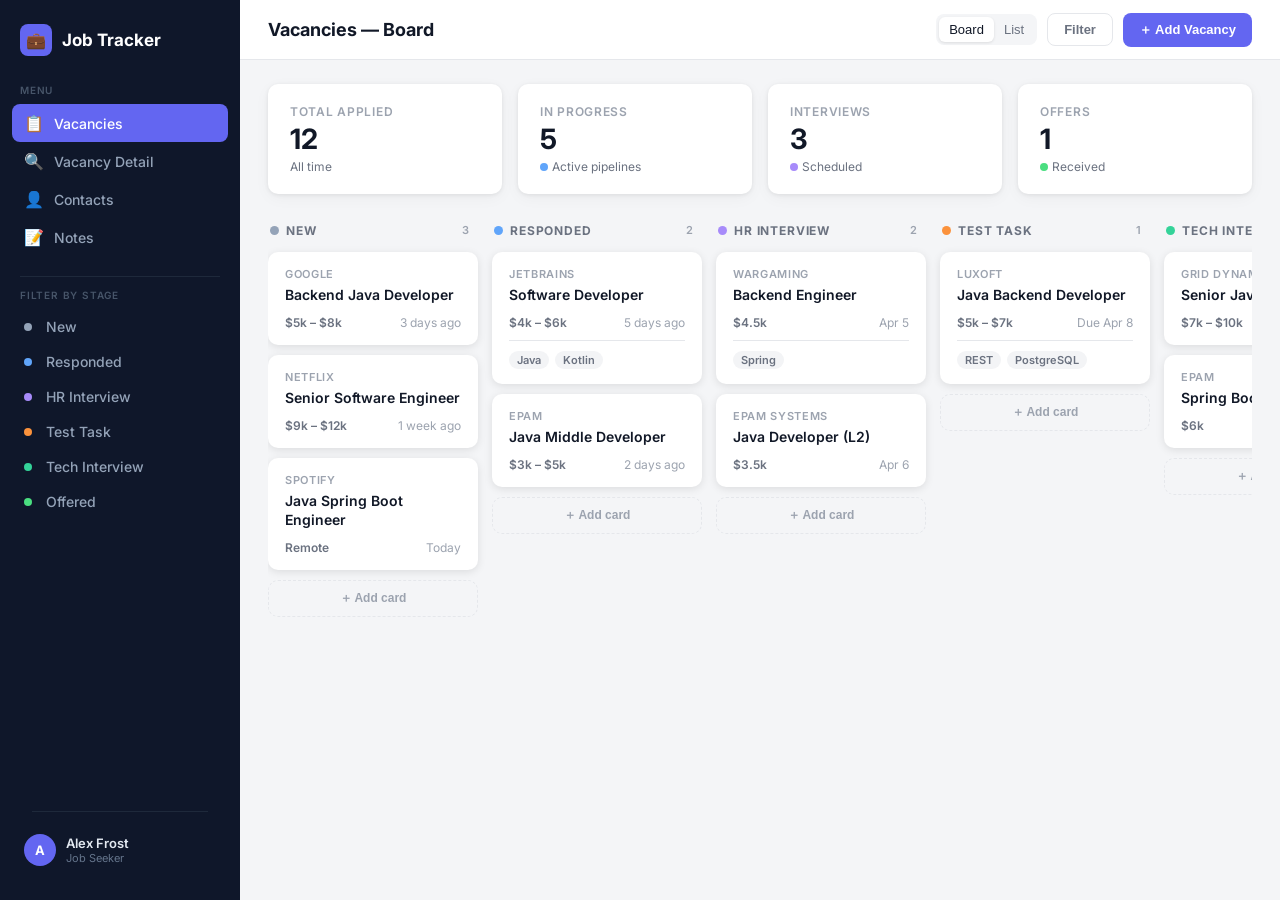
<file: JobTracker/src/main/resources/static/preview.html>
<!DOCTYPE html>
<html lang="en">
<head>
  <meta charset="UTF-8">
  <meta name="viewport" content="width=device-width, initial-scale=1.0">
  <title>Job Tracker — Preview</title>
  <link rel="preconnect" href="https://fonts.googleapis.com">
  <link href="https://fonts.googleapis.com/css2?family=Inter:wght@400;500;600;700&display=swap" rel="stylesheet">
  <style>
    *, *::before, *::after { box-sizing: border-box; margin: 0; padding: 0; }
    :root {
      --bg: #f4f5f7; --surface: #ffffff; --sidebar-bg: #0f172a;
      --sidebar-hover: #1e293b; --sidebar-active: #6366f1;
      --text-primary: #111827; --text-secondary: #6b7280; --text-muted: #9ca3af;
      --border: #e5e7eb; --accent: #6366f1; --accent-hover: #4f46e5;
      --radius: 10px;
      --shadow: 0 1px 4px rgba(0,0,0,.08), 0 4px 16px rgba(0,0,0,.04);
      --shadow-card: 0 2px 8px rgba(0,0,0,.10);
    }
    body { font-family: 'Inter', 'Segoe UI', system-ui, sans-serif; background: var(--bg); color: var(--text-primary); height: 100vh; display: flex; overflow: hidden; }
    /* SIDEBAR */
    .sidebar { width: 240px; min-width: 240px; background: var(--sidebar-bg); display: flex; flex-direction: column; padding: 24px 0; height: 100vh; overflow-y: auto; }
    .sidebar-logo { display: flex; align-items: center; gap: 10px; padding: 0 20px 28px; color: #fff; font-size: 17px; font-weight: 700; }
    .logo-icon { width: 32px; height: 32px; background: var(--accent); border-radius: 8px; display: flex; align-items: center; justify-content: center; font-size: 16px; }
    .sidebar-section { padding: 0 12px; margin-bottom: 8px; }
    .sidebar-label { font-size: 10px; font-weight: 600; letter-spacing: .08em; text-transform: uppercase; color: #475569; padding: 0 8px 8px; }
    .sidebar-link { display: flex; align-items: center; gap: 10px; padding: 9px 12px; border-radius: 8px; color: #94a3b8; font-size: 14px; font-weight: 500; text-decoration: none; transition: background .15s, color .15s; cursor: pointer; }
    .sidebar-link:hover { background: var(--sidebar-hover); color: #e2e8f0; }
    .sidebar-link.active { background: var(--sidebar-active); color: #fff; }
    .icon { font-size: 16px; width: 20px; text-align: center; }
    .sidebar-divider { height: 1px; background: #1e293b; margin: 12px 20px; }
    .sidebar-footer { margin-top: auto; padding: 0 12px; }
    .user-pill { display: flex; align-items: center; gap: 10px; padding: 10px 12px; border-radius: 8px; cursor: pointer; transition: background .15s; }
    .user-pill:hover { background: var(--sidebar-hover); }
    .user-avatar { width: 32px; height: 32px; border-radius: 50%; background: var(--accent); display: flex; align-items: center; justify-content: center; font-size: 13px; font-weight: 700; color: #fff; }
    .user-name { font-size: 13px; font-weight: 600; color: #e2e8f0; }
    .user-role { font-size: 11px; color: #64748b; }
    .stat-dot { width: 8px; height: 8px; border-radius: 50%; display: inline-block; margin-right: 4px; }
    /* MAIN */
    .main { flex: 1; display: flex; flex-direction: column; overflow: hidden; }
    .topbar { background: var(--surface); border-bottom: 1px solid var(--border); padding: 0 28px; height: 60px; display: flex; align-items: center; justify-content: space-between; flex-shrink: 0; }
    .topbar-title { font-size: 18px; font-weight: 700; }
    .topbar-actions { display: flex; align-items: center; gap: 10px; }
    .btn { display: inline-flex; align-items: center; gap: 6px; padding: 8px 16px; border-radius: 8px; font-size: 13px; font-weight: 600; cursor: pointer; border: none; transition: background .15s; }
    .btn-primary { background: var(--accent); color: #fff; }
    .btn-ghost { background: transparent; color: var(--text-secondary); border: 1px solid var(--border); }
    .view-toggle { display: flex; background: var(--bg); border-radius: 8px; padding: 3px; }
    .view-btn { padding: 5px 10px; border-radius: 6px; border: none; background: transparent; font-size: 13px; cursor: pointer; color: var(--text-secondary); font-weight: 500; }
    .view-btn.active { background: var(--surface); color: var(--text-primary); box-shadow: 0 1px 3px rgba(0,0,0,.1); }
    .content { flex: 1; overflow: auto; padding: 24px 28px; }
    /* STATS */
    .stats-row { display: grid; grid-template-columns: repeat(4,1fr); gap: 16px; margin-bottom: 28px; }
    .stat-card { background: var(--surface); border-radius: var(--radius); padding: 20px 22px; box-shadow: var(--shadow); }
    .stat-label { font-size: 12px; font-weight: 600; color: var(--text-muted); text-transform: uppercase; letter-spacing: .06em; margin-bottom: 6px; }
    .stat-value { font-size: 28px; font-weight: 700; line-height: 1; margin-bottom: 6px; }
    .stat-sub { font-size: 12px; color: var(--text-secondary); }
    /* BOARD */
    .board { display: flex; gap: 14px; overflow-x: auto; padding-bottom: 12px; }
    .board::-webkit-scrollbar { height: 6px; }
    .board::-webkit-scrollbar-thumb { background: var(--border); border-radius: 99px; }
    .column { flex: 0 0 210px; display: flex; flex-direction: column; gap: 10px; }
    .column-header { display: flex; align-items: center; justify-content: space-between; padding: 0 2px 4px; }
    .column-title { display: flex; align-items: center; gap: 7px; font-size: 12px; font-weight: 700; text-transform: uppercase; letter-spacing: .07em; color: var(--text-secondary); }
    .stage-dot { width: 9px; height: 9px; border-radius: 50%; flex-shrink: 0; }
    .column-count { font-size: 11px; font-weight: 600; background: var(--bg); color: var(--text-muted); border-radius: 99px; padding: 1px 7px; }
    .vacancy-card { background: var(--surface); border-radius: var(--radius); padding: 14px 16px; box-shadow: var(--shadow-card); cursor: pointer; transition: transform .15s, box-shadow .15s; border: 1px solid transparent; }
    .vacancy-card:hover { transform: translateY(-2px); box-shadow: 0 6px 20px rgba(0,0,0,.12); border-color: var(--accent); }
    .card-company { font-size: 11px; font-weight: 600; color: var(--text-muted); text-transform: uppercase; letter-spacing: .06em; margin-bottom: 5px; }
    .card-title { font-size: 14px; font-weight: 600; color: var(--text-primary); line-height: 1.35; margin-bottom: 10px; }
    .card-meta { display: flex; align-items: center; justify-content: space-between; font-size: 12px; color: var(--text-muted); }
    .card-salary { font-weight: 600; color: var(--text-secondary); }
    .card-footer { margin-top: 10px; padding-top: 10px; border-top: 1px solid var(--border); display: flex; align-items: center; gap: 6px; }
    .tag { font-size: 11px; font-weight: 600; padding: 2px 8px; border-radius: 99px; background: #f3f4f6; color: var(--text-secondary); }
    .card-add { display: flex; align-items: center; justify-content: center; gap: 6px; padding: 9px; border-radius: var(--radius); border: 1.5px dashed var(--border); font-size: 12px; font-weight: 600; color: var(--text-muted); cursor: pointer; transition: background .15s, color .15s, border-color .15s; background: transparent; width: 100%; }
    .card-add:hover { background: var(--surface); color: var(--accent); border-color: var(--accent); }
    /* Page tabs */
    .page-tabs { display: flex; gap: 4px; margin-bottom: 20px; }
    .page-tab { padding: 8px 18px; border-radius: 8px; font-size: 13px; font-weight: 600; cursor: pointer; border: none; background: transparent; color: var(--text-secondary); transition: background .15s, color .15s; }
    .page-tab.active { background: var(--accent); color: #fff; }
    .page-tab:hover:not(.active) { background: var(--border); }
    /* PAGE SECTIONS */
    .page { display: none; }
    .page.active { display: block; }
    /* DETAIL */
    .detail-layout { display: grid; grid-template-columns: 1fr 300px; gap: 24px; }
    .card-block { background: var(--surface); border-radius: var(--radius); padding: 22px; box-shadow: var(--shadow); margin-bottom: 16px; }
    .block-title { font-size: 12px; font-weight: 700; text-transform: uppercase; letter-spacing: .07em; color: var(--text-muted); margin-bottom: 14px; }
    .stage-badge { display: inline-flex; align-items: center; gap: 6px; font-size: 12px; font-weight: 700; padding: 4px 12px; border-radius: 99px; color: #fff; text-transform: uppercase; letter-spacing: .05em; }
    .stage-pipeline { display: flex; align-items: center; gap: 0; margin-top: 8px; }
    .pipe-step { display: flex; align-items: center; }
    .pipe-dot { width: 28px; height: 28px; border-radius: 50%; display: flex; align-items: center; justify-content: center; font-size: 10px; font-weight: 700; color: #fff; flex-shrink: 0; }
    .pipe-dot.active { box-shadow: 0 0 0 3px rgba(99,102,241,.3); }
    .pipe-dot.future { opacity: .3; }
    .pipe-line { width: 16px; height: 2px; background: var(--border); }
    .pipe-line.done { background: var(--accent); }
    .timeline-item { display: flex; gap: 14px; padding: 10px 0; border-bottom: 1px solid var(--border); }
    .timeline-item:last-child { border-bottom: none; }
    .tl-dot { width: 10px; height: 10px; border-radius: 50%; margin-top: 4px; flex-shrink: 0; }
    .tl-text { font-size: 13px; font-weight: 500; }
    .tl-time { font-size: 11px; color: var(--text-muted); margin-top: 2px; }
    .info-row { display: flex; justify-content: space-between; padding: 10px 0; border-bottom: 1px solid var(--border); font-size: 13px; }
    .info-row:last-child { border-bottom: none; }
    .info-key { color: var(--text-muted); font-weight: 500; }
    .info-value { color: var(--text-primary); font-weight: 600; }
    .note-area { width: 100%; min-height: 90px; border: 1px solid var(--border); border-radius: 8px; padding: 10px 12px; font-size: 13px; font-family: inherit; color: var(--text-primary); resize: vertical; background: var(--bg); }
    .note-area:focus { outline: none; border-color: var(--accent); background: var(--surface); }
    /* COLORS */
    .s-new      { background: #94a3b8; }
    .s-responded{ background: #60a5fa; }
    .s-hr       { background: #a78bfa; }
    .s-test     { background: #fb923c; }
    .s-tech     { background: #34d399; }
    .s-other    { background: #f472b6; }
    .s-offered  { background: #4ade80; }
    .content::-webkit-scrollbar { width: 6px; }
    .content::-webkit-scrollbar-thumb { background: var(--border); border-radius: 99px; }
  </style>
</head>
<body>

<!-- SIDEBAR -->
<aside class="sidebar">
  <div class="sidebar-logo">
    <div class="logo-icon">💼</div>
    Job Tracker
  </div>
  <div class="sidebar-section">
    <div class="sidebar-label">Menu</div>
    <a class="sidebar-link active" onclick="showPage('board')"><span class="icon">📋</span> Vacancies</a>
    <a class="sidebar-link" onclick="showPage('detail')"><span class="icon">🔍</span> Vacancy Detail</a>
    <a class="sidebar-link"><span class="icon">👤</span> Contacts</a>
    <a class="sidebar-link"><span class="icon">📝</span> Notes</a>
  </div>
  <div class="sidebar-divider"></div>
  <div class="sidebar-section">
    <div class="sidebar-label">Filter by stage</div>
    <a class="sidebar-link"><span class="stat-dot" style="background:#94a3b8"></span> New</a>
    <a class="sidebar-link"><span class="stat-dot" style="background:#60a5fa"></span> Responded</a>
    <a class="sidebar-link"><span class="stat-dot" style="background:#a78bfa"></span> HR Interview</a>
    <a class="sidebar-link"><span class="stat-dot" style="background:#fb923c"></span> Test Task</a>
    <a class="sidebar-link"><span class="stat-dot" style="background:#34d399"></span> Tech Interview</a>
    <a class="sidebar-link"><span class="stat-dot" style="background:#4ade80"></span> Offered</a>
  </div>
  <div class="sidebar-footer">
    <div class="sidebar-divider"></div>
    <div class="user-pill">
      <div class="user-avatar">A</div>
      <div>
        <div class="user-name">Alex Frost</div>
        <div class="user-role">Job Seeker</div>
      </div>
    </div>
  </div>
</aside>

<div class="main">
  <div class="topbar">
    <div id="topbar-title" class="topbar-title">Vacancies — Board</div>
    <div class="topbar-actions">
      <div class="view-toggle">
        <button class="view-btn active">Board</button>
        <button class="view-btn">List</button>
      </div>
      <button class="btn btn-ghost">Filter</button>
      <button class="btn btn-primary">＋ Add Vacancy</button>
    </div>
  </div>

  <div class="content">

    <!-- PAGE: BOARD -->
    <div class="page active" id="page-board">
      <div class="stats-row">
        <div class="stat-card">
          <div class="stat-label">Total Applied</div>
          <div class="stat-value">12</div>
          <div class="stat-sub">All time</div>
        </div>
        <div class="stat-card">
          <div class="stat-label">In Progress</div>
          <div class="stat-value">5</div>
          <div class="stat-sub"><span class="stat-dot" style="background:#60a5fa"></span>Active pipelines</div>
        </div>
        <div class="stat-card">
          <div class="stat-label">Interviews</div>
          <div class="stat-value">3</div>
          <div class="stat-sub"><span class="stat-dot" style="background:#a78bfa"></span>Scheduled</div>
        </div>
        <div class="stat-card">
          <div class="stat-label">Offers</div>
          <div class="stat-value">1</div>
          <div class="stat-sub"><span class="stat-dot" style="background:#4ade80"></span>Received</div>
        </div>
      </div>

      <div class="board">
        <!-- NEW -->
        <div class="column">
          <div class="column-header">
            <div class="column-title"><span class="stage-dot s-new"></span>New</div>
            <span class="column-count">3</span>
          </div>
          <div class="vacancy-card" onclick="showPage('detail')">
            <div class="card-company">Google</div>
            <div class="card-title">Backend Java Developer</div>
            <div class="card-meta"><span class="card-salary">$5k – $8k</span><span>3 days ago</span></div>
          </div>
          <div class="vacancy-card">
            <div class="card-company">Netflix</div>
            <div class="card-title">Senior Software Engineer</div>
            <div class="card-meta"><span class="card-salary">$9k – $12k</span><span>1 week ago</span></div>
          </div>
          <div class="vacancy-card">
            <div class="card-company">Spotify</div>
            <div class="card-title">Java Spring Boot Engineer</div>
            <div class="card-meta"><span class="card-salary">Remote</span><span>Today</span></div>
          </div>
          <button class="card-add">＋ Add card</button>
        </div>
        <!-- RESPONDED -->
        <div class="column">
          <div class="column-header">
            <div class="column-title"><span class="stage-dot s-responded"></span>Responded</div>
            <span class="column-count">2</span>
          </div>
          <div class="vacancy-card">
            <div class="card-company">JetBrains</div>
            <div class="card-title">Software Developer</div>
            <div class="card-meta"><span class="card-salary">$4k – $6k</span><span>5 days ago</span></div>
            <div class="card-footer"><span class="tag">Java</span><span class="tag">Kotlin</span></div>
          </div>
          <div class="vacancy-card">
            <div class="card-company">Epam</div>
            <div class="card-title">Java Middle Developer</div>
            <div class="card-meta"><span class="card-salary">$3k – $5k</span><span>2 days ago</span></div>
          </div>
          <button class="card-add">＋ Add card</button>
        </div>
        <!-- HR -->
        <div class="column">
          <div class="column-header">
            <div class="column-title"><span class="stage-dot s-hr"></span>HR Interview</div>
            <span class="column-count">2</span>
          </div>
          <div class="vacancy-card">
            <div class="card-company">Wargaming</div>
            <div class="card-title">Backend Engineer</div>
            <div class="card-meta"><span class="card-salary">$4.5k</span><span>Apr 5</span></div>
            <div class="card-footer"><span class="tag">Spring</span></div>
          </div>
          <div class="vacancy-card">
            <div class="card-company">EPAM Systems</div>
            <div class="card-title">Java Developer (L2)</div>
            <div class="card-meta"><span class="card-salary">$3.5k</span><span>Apr 6</span></div>
          </div>
          <button class="card-add">＋ Add card</button>
        </div>
        <!-- TEST TASK -->
        <div class="column">
          <div class="column-header">
            <div class="column-title"><span class="stage-dot s-test"></span>Test Task</div>
            <span class="column-count">1</span>
          </div>
          <div class="vacancy-card">
            <div class="card-company">Luxoft</div>
            <div class="card-title">Java Backend Developer</div>
            <div class="card-meta"><span class="card-salary">$5k – $7k</span><span>Due Apr 8</span></div>
            <div class="card-footer"><span class="tag">REST</span><span class="tag">PostgreSQL</span></div>
          </div>
          <button class="card-add">＋ Add card</button>
        </div>
        <!-- TECH -->
        <div class="column">
          <div class="column-header">
            <div class="column-title"><span class="stage-dot s-tech"></span>Tech Interview</div>
            <span class="column-count">2</span>
          </div>
          <div class="vacancy-card" onclick="showPage('detail')">
            <div class="card-company">Grid Dynamics</div>
            <div class="card-title">Senior Java Engineer</div>
            <div class="card-meta"><span class="card-salary">$7k – $10k</span><span>Apr 7</span></div>
          </div>
          <div class="vacancy-card">
            <div class="card-company">EPAM</div>
            <div class="card-title">Spring Boot Developer</div>
            <div class="card-meta"><span class="card-salary">$6k</span><span>Apr 9</span></div>
          </div>
          <button class="card-add">＋ Add card</button>
        </div>
        <!-- OTHER -->
        <div class="column">
          <div class="column-header">
            <div class="column-title"><span class="stage-dot s-other"></span>Other</div>
            <span class="column-count">1</span>
          </div>
          <div class="vacancy-card">
            <div class="card-company">DataArt</div>
            <div class="card-title">Java Developer</div>
            <div class="card-meta"><span class="card-salary">Negotiable</span><span>Apr 3</span></div>
          </div>
          <button class="card-add">＋ Add card</button>
        </div>
        <!-- OFFERED -->
        <div class="column">
          <div class="column-header">
            <div class="column-title"><span class="stage-dot s-offered"></span>Offered</div>
            <span class="column-count">1</span>
          </div>
          <div class="vacancy-card" style="border-left:3px solid #4ade80">
            <div class="card-company">SoftServe</div>
            <div class="card-title">Middle Java Developer</div>
            <div class="card-meta"><span class="card-salary" style="color:#16a34a">$5k / month</span><span>Apr 1</span></div>
            <div class="card-footer"><span class="tag" style="background:#dcfce7;color:#16a34a">✓ Offer received</span></div>
          </div>
          <button class="card-add">＋ Add card</button>
        </div>
      </div>
    </div><!-- /page-board -->

    <!-- PAGE: DETAIL -->
    <div class="page" id="page-detail">
      <div style="margin-bottom:16px;">
        <a onclick="showPage('board')" class="btn btn-ghost" style="cursor:pointer;">← Back to Board</a>
      </div>
      <div class="detail-layout">
        <div>
          <div class="card-block">
            <div style="display:flex;align-items:flex-start;justify-content:space-between;gap:16px;">
              <div>
                <div style="font-size:12px;font-weight:700;text-transform:uppercase;letter-spacing:.06em;color:var(--text-muted);margin-bottom:6px;">Grid Dynamics</div>
                <h1 style="font-size:22px;font-weight:700;margin-bottom:12px;">Senior Java Engineer</h1>
                <span class="stage-badge s-tech">Tech Interview</span>
              </div>
              <div style="font-size:24px;font-weight:800;color:var(--accent);white-space:nowrap;">$7k – $10k</div>
            </div>
            <div style="margin-top:20px;">
              <div class="block-title">Pipeline</div>
              <div class="stage-pipeline">
                <div class="pipe-step"><div class="pipe-dot s-new done" title="New">N</div></div>
                <div class="pipe-line done"></div>
                <div class="pipe-step"><div class="pipe-dot s-responded done" title="Responded">R</div></div>
                <div class="pipe-line done"></div>
                <div class="pipe-step"><div class="pipe-dot s-hr done" title="HR Interview">HR</div></div>
                <div class="pipe-line done"></div>
                <div class="pipe-step"><div class="pipe-dot s-tech active" title="Tech Interview" style="box-shadow:0 0 0 3px rgba(52,211,153,.3)">TI</div></div>
                <div class="pipe-line"></div>
                <div class="pipe-step"><div class="pipe-dot s-offered future" title="Offered">✓</div></div>
              </div>
            </div>
          </div>
          <div class="card-block">
            <div class="block-title">Description</div>
            <p style="font-size:14px;line-height:1.7;color:var(--text-secondary);">We are looking for a Senior Java Engineer to join our distributed backend team. You will be responsible for designing and developing microservices using Spring Boot, working closely with product teams to deliver high-quality solutions at scale.</p>
          </div>
          <div class="card-block">
            <div class="block-title">Requirements</div>
            <p style="font-size:14px;line-height:1.7;color:var(--text-secondary);">5+ years of Java experience · Spring Boot / Spring Cloud · Microservices architecture · REST API design · PostgreSQL · Docker / Kubernetes · Good communication skills in English.</p>
          </div>
          <div class="card-block">
            <div class="block-title">Stage History</div>
            <div class="timeline-item">
              <div class="tl-dot s-new"></div>
              <div><div class="tl-text">Added as <strong>New</strong></div><div class="tl-time">Mar 28, 2026 · 10:14</div></div>
            </div>
            <div class="timeline-item">
              <div class="tl-dot s-responded"></div>
              <div><div class="tl-text">Moved to <strong>Responded</strong></div><div class="tl-time">Mar 29, 2026 · 09:00</div></div>
            </div>
            <div class="timeline-item">
              <div class="tl-dot s-hr"></div>
              <div><div class="tl-text">Moved to <strong>HR Interview</strong></div><div class="tl-time">Apr 1, 2026 · 15:30</div></div>
            </div>
            <div class="timeline-item">
              <div class="tl-dot s-tech"></div>
              <div><div class="tl-text">Moved to <strong>Tech Interview</strong></div><div class="tl-time">Apr 3, 2026 · 11:00</div></div>
            </div>
          </div>
        </div>
        <div>
          <div class="card-block">
            <div class="block-title">Info</div>
            <div class="info-row"><span class="info-key">Company</span><span class="info-value">Grid Dynamics</span></div>
            <div class="info-row"><span class="info-key">Salary</span><span class="info-value">$7k – $10k</span></div>
            <div class="info-row"><span class="info-key">Stage</span><span class="info-value">Tech Interview</span></div>
          </div>
          <div class="card-block">
            <div class="block-title">Contact</div>
            <div class="info-row"><span class="info-key">Name</span><span class="info-value">Sarah Johnson</span></div>
            <div class="info-row"><span class="info-key">Email</span><span class="info-value">sarah@grid.com</span></div>
            <div class="info-row"><span class="info-key">Phone</span><span class="info-value">+1 555 000 00 00</span></div>
          </div>
          <div class="card-block">
            <div class="block-title">Notes</div>
            <textarea class="note-area">Tech interview scheduled for April 7th at 14:00 UTC. Prepare system design questions and review Spring internals.</textarea>
            <button class="btn btn-primary" style="margin-top:12px;width:100%;justify-content:center;">Save Note</button>
          </div>
          <div class="card-block">
            <div class="block-title">Move Stage</div>
            <div style="display:flex;flex-direction:column;gap:8px;">
              <button class="btn btn-ghost" style="justify-content:center;">→ Test Task</button>
              <button class="btn btn-ghost" style="justify-content:center;border-color:#4ade80;color:#16a34a;">→ Mark as Offered</button>
              <button class="btn btn-ghost" style="justify-content:center;border-color:#f87171;color:#dc2626;">✕ Reject</button>
            </div>
          </div>
        </div>
      </div>
    </div><!-- /page-detail -->

  </div>
</div>

<script>
  function showPage(name) {
    document.querySelectorAll('.page').forEach(p => p.classList.remove('active'));
    document.getElementById('page-' + name).classList.add('active');
    const titles = { board: 'Vacancies — Board', detail: 'Grid Dynamics · Senior Java Engineer' };
    document.getElementById('topbar-title').textContent = titles[name] || '';
    document.querySelectorAll('.sidebar-link').forEach(l => l.classList.remove('active'));
  }
</script>
</body>
</html>
</file>
